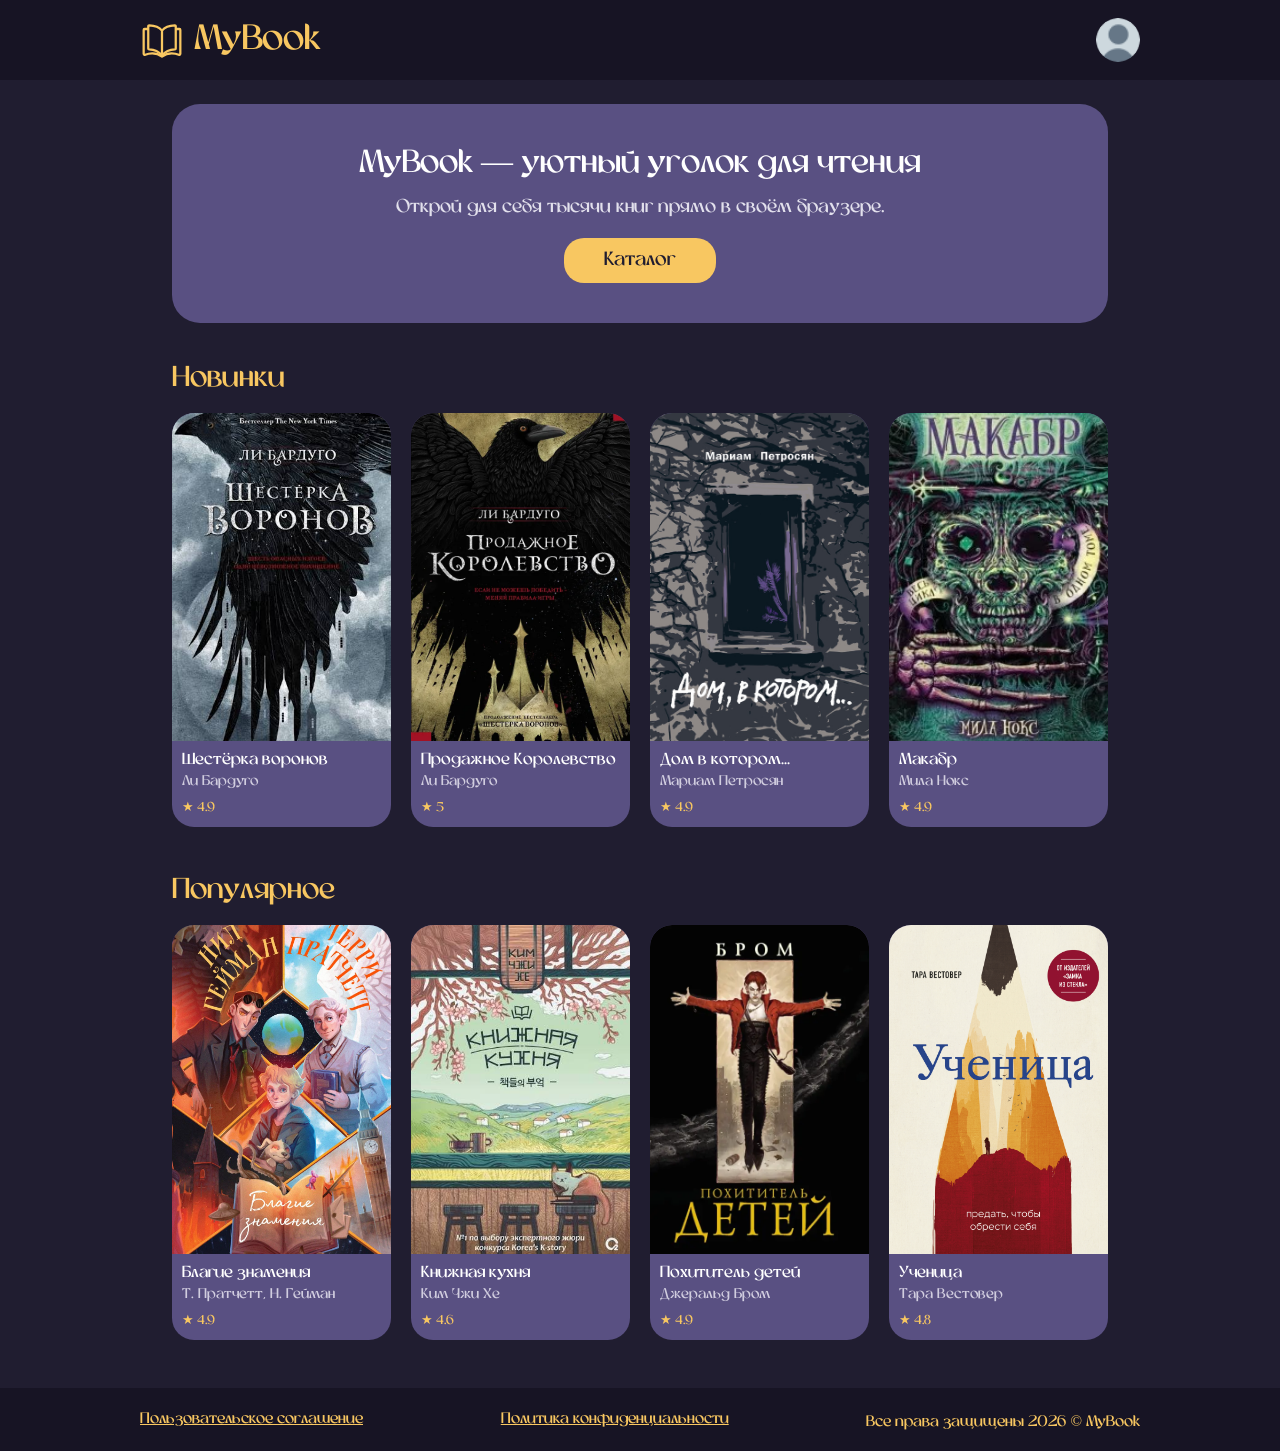
<file: index.html>
<!DOCTYPE html>
<html lang="ru">
<head>
    <meta charset="UTF-8">
    <meta name="viewport" content="width=device-width, initial-scale=1.0">
    <title>MyBook — Главная</title>
    <link rel="stylesheet" href="styles/index-style.css">
</head>
<body>
    <header>
        <div class="header-content">
            <div class="logo">
                <img src="assets/images/logo.svg" alt="Логотип">
                <h1>MyBook</h1>
            </div>
            <a href="pages/sign-in.html" class="profile-icon">
                <img src="assets/images/user.png" alt="Профиль">
            </a>
        </div>
    </header>

    <main>
        <section class="banner">
            <h2>MyBook — уютный уголок для чтения</h2>
            <p>Открой для себя тысячи книг прямо в своём браузере.</p>
            <a href="pages/catalog.html" class="btn-catalog">Каталог</a>
        </section>

        <section class="slider-section">
            <h2>Новинки</h2>
            <div class="slider-wrapper">
                <div class="cards-container" id="newSlider">
                    <div class="book-card">
                        <img src="assets/images/book1.jpg" alt="Обложка" class="book-cover">
                        <div class="book-info">
                            <p class="book-title">Шестёрка воронов</p>
                            <p class="book-author">Ли Бардуго</p>
                            <p class="book-rating">★ 4.9</p>
                        </div>
                    </div>
                    <div class="book-card">
                        <img src="assets/images/book2.webp" alt="Обложка" class="book-cover">
                        <div class="book-info">
                            <p class="book-title">Продажное Королевство</p>
                            <p class="book-author">Ли Бардуго</p>
                            <p class="book-rating">★ 5</p>
                        </div>
                    </div>
                    <div class="book-card">
                        <img src="assets/images/book3.jpg" alt="Обложка" class="book-cover">
                        <div class="book-info">
                            <p class="book-title">Дом в котором...</p>
                            <p class="book-author">Мариам Петросян</p>
                            <p class="book-rating">★ 4.9</p>
                        </div>
                    </div>
                    <div class="book-card">
                        <img src="assets/images/book4.webp" alt="Обложка" class="book-cover">
                        <div class="book-info">
                            <p class="book-title">Макабр</p>
                            <p class="book-author">Мила Нокс</p>
                            <p class="book-rating">★ 4.9</p>
                        </div>
                    </div>
                </div>
                <button class="slider-btn" onclick="scrollSlider('newSlider', 160)" aria-label="Вперед">
                    <img src="assets/images/next.svg" alt="Стрелка вправо">
                </button>
            </div>
        </section>

        <section class="slider-section">
            <h2>Популярное</h2>
            <div class="slider-wrapper">
                <div class="cards-container" id="popSlider">
                    <div class="book-card">
                        <img src="assets/images/book5.jpg" alt="Обложка" class="book-cover">
                        <div class="book-info">
                            <p class="book-title">Благие знамения</p>
                            <p class="book-author">Т. Пратчетт, Н. Гейман</p>
                            <p class="book-rating">★ 4.9</p>
                        </div>
                    </div>
                    <div class="book-card">
                        <img src="assets/images/book6.jpg" alt="Обложка" class="book-cover">
                        <div class="book-info">
                            <p class="book-title">Книжная кухня</p>
                            <p class="book-author">Ким Чжи Хе</p>
                            <p class="book-rating">★ 4.6</p>
                        </div>
                    </div>
                    <div class="book-card">
                        <img src="assets/images/book7.webp" alt="Обложка" class="book-cover">
                        <div class="book-info">
                            <p class="book-title">Похититель детей</p>
                            <p class="book-author">Джеральд Бром</p>
                            <p class="book-rating">★ 4.9</p>
                        </div>
                    </div>
                    <div class="book-card">
                        <img src="assets/images/book8.jpg" alt="Обложка" class="book-cover">
                        <div class="book-info">
                            <p class="book-title">Ученица</p>
                            <p class="book-author">Тара Вестовер</p>
                            <p class="book-rating">★ 4.8</p>
                        </div>
                    </div>
                </div>
                <button class="slider-btn" onclick="scrollSlider('popSlider', 160)" aria-label="Вперед">
                    <img src="assets/images/next.svg" alt="Стрелка вправо">
                </button>
            </div>
        </section>
    </main>

    <footer>
        <div class="footer-content">
            <a href="#">Пользовательское соглашение</a>
            <a href="#">Политика конфиденциальности</a>
            <p>Все права защищены 2026 © MyBook</p>
        </div>
    </footer>

    <script>
        function scrollSlider(sliderId, distance) {
            const slider = document.getElementById(sliderId);
            slider.scrollBy({
                left: distance,
                behavior: 'smooth'
            });
        }
    </script>
</body>
</html>
</file>
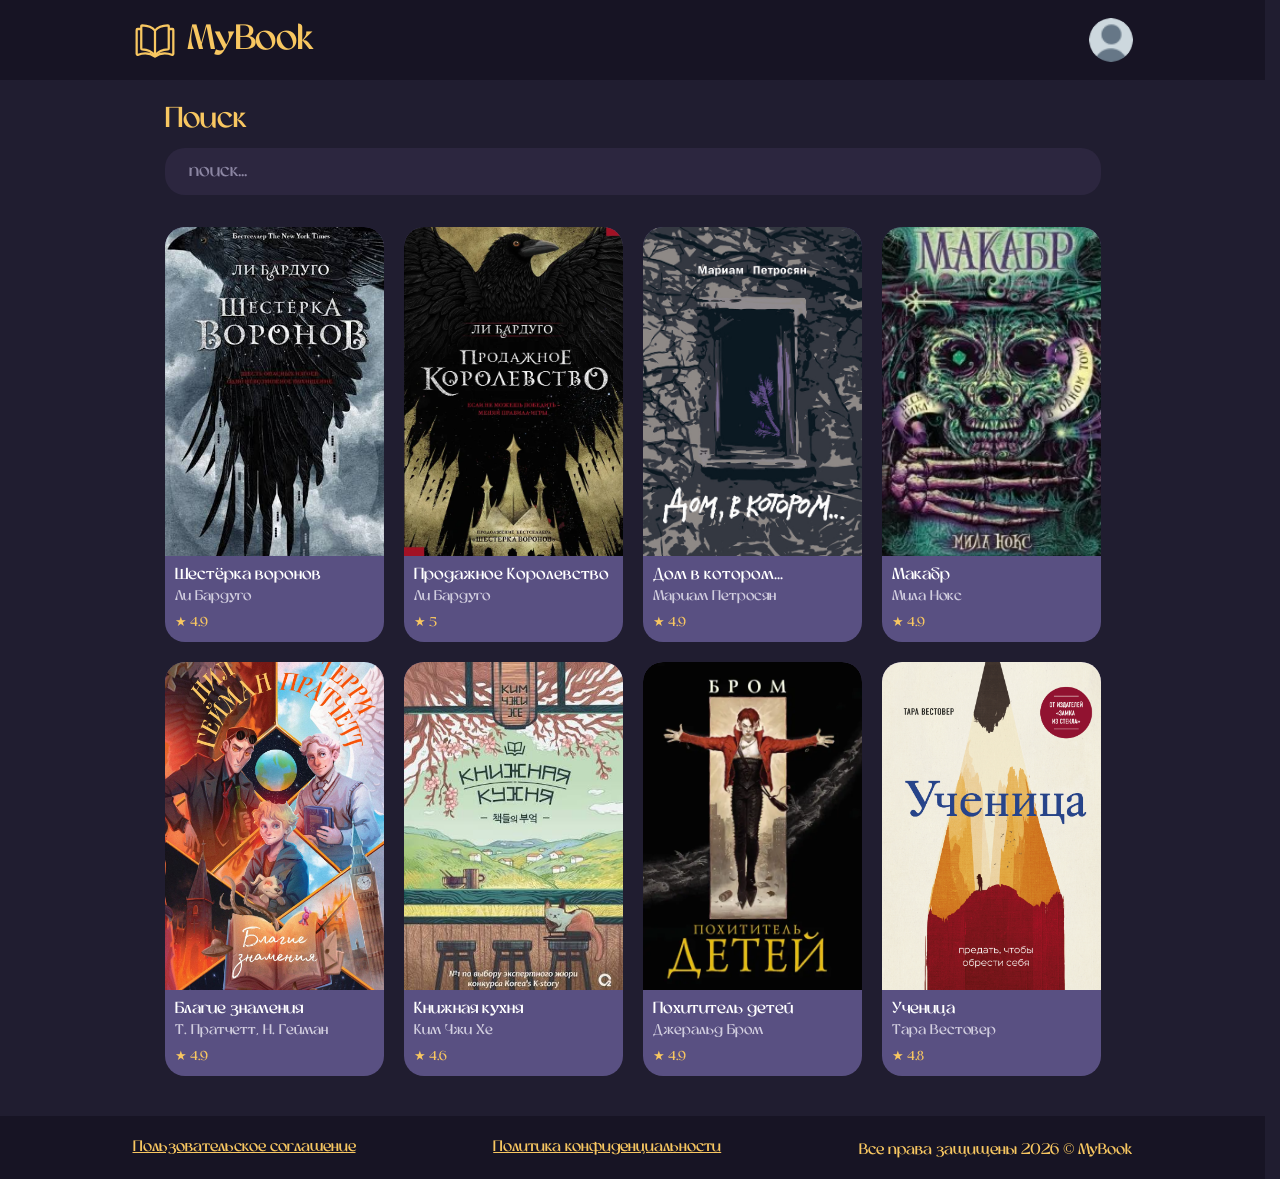
<file: pages/catalog.html>
<!DOCTYPE html>
<html lang="ru">

<head>
    <meta charset="UTF-8">
    <meta name="viewport" content="width=device-width, initial-scale=1.0">
    <title>MyBook — Каталог</title>
    <link rel="stylesheet" href="../styles/catalog-styles.css">
</head>

<body>
    <header>
        <div class="header-content">
            <a href="../index.html" class="logo">
                <img src="../assets/images/logo.svg" alt="Логотип">
                <h1>MyBook</h1>
            </a>
            <a href="../pages/sign-in.html" class="profile-icon">
                <img src="../assets/images/user.png" alt="Профиль">
            </a>
        </div>
    </header>

    <main>
        <section class="search-section">
            <h2>Поиск</h2>
            <input type="text" id="searchInput" placeholder="поиск...">
        </section>

        <section class="catalog-section">
            <div class="catalog-grid" id="catalogGrid">
                <div class="book-card">
                    <img src="../assets/images/book1.jpg" alt="Обложка" class="book-cover">
                    <div class="book-info">
                        <p class="book-title">Шестёрка воронов</p>
                        <p class="book-author">Ли Бардуго</p>
                        <p class="book-rating">★ 4.9</p>
                    </div>
                </div>
                <div class="book-card">
                    <img src="../assets/images/book2.webp" alt="Обложка" class="book-cover">
                    <div class="book-info">
                        <p class="book-title">Продажное Королевство</p>
                        <p class="book-author">Ли Бардуго</p>
                        <p class="book-rating">★ 5</p>
                    </div>
                </div>
                <div class="book-card">
                    <img src="../assets/images/book3.jpg" alt="Обложка" class="book-cover">
                    <div class="book-info">
                        <p class="book-title">Дом в котором...</p>
                        <p class="book-author">Мариам Петросян</p>
                        <p class="book-rating">★ 4.9</p>
                    </div>
                </div>
                <div class="book-card">
                    <img src="../assets/images/book4.webp" alt="Обложка" class="book-cover">
                    <div class="book-info">
                        <p class="book-title">Макабр</p>
                        <p class="book-author">Мила Нокс</p>
                        <p class="book-rating">★ 4.9</p>
                    </div>
                </div>
                <div class="book-card">
                    <img src="../assets/images/book5.jpg" alt="Обложка" class="book-cover">
                    <div class="book-info">
                        <p class="book-title">Благие знамения</p>
                        <p class="book-author">Т. Пратчетт, Н. Гейман</p>
                        <p class="book-rating">★ 4.9</p>
                    </div>
                </div>
                <div class="book-card">
                    <img src="../assets/images/book6.jpg" alt="Обложка" class="book-cover">
                    <div class="book-info">
                        <p class="book-title">Книжная кухня</p>
                        <p class="book-author">Ким Чжи Хе</p>
                        <p class="book-rating">★ 4.6</p>
                    </div>
                </div>
                <div class="book-card">
                    <img src="../assets/images/book7.webp" alt="Обложка" class="book-cover">
                    <div class="book-info">
                        <p class="book-title">Похититель детей</p>
                        <p class="book-author">Джеральд Бром</p>
                        <p class="book-rating">★ 4.9</p>
                    </div>
                </div>
                <div class="book-card">
                    <img src="../assets/images/book8.jpg" alt="Обложка" class="book-cover">
                    <div class="book-info">
                        <p class="book-title">Ученица</p>
                        <p class="book-author">Тара Вестовер</p>
                        <p class="book-rating">★ 4.8</p>
                    </div>
                </div>
            </div>
            <p id="noResults" class="no-results">Ничего не найдено</p>
        </section>
    </main>

    <footer>
        <div class="footer-content">
            <a href="#">Пользовательское соглашение</a>
            <a href="#">Политика конфиденциальности</a>
            <p>Все права защищены 2026 © MyBook</p>
        </div>
    </footer>

    <script>
        const searchInput = document.getElementById('searchInput');
        const bookCards = document.querySelectorAll('.book-card');
        const noResults = document.getElementById('noResults');

        searchInput.addEventListener('input', function () {
            const query = searchInput.value.toLowerCase().trim();
            let foundCount = 0;

            bookCards.forEach(function (card) {
                const title = card.querySelector('.book-title').textContent.toLowerCase();
                const author = card.querySelector('.book-author').textContent.toLowerCase();

                if (title.includes(query) || author.includes(query)) {
                    card.style.display = 'flex';
                    foundCount++;
                } else {
                    card.style.display = 'none';
                }
            });

            if (foundCount === 0) {
                noResults.style.display = 'block';
            } else {
                noResults.style.display = 'none';
            }
        });
    </script>
</body>

</html>
</file>
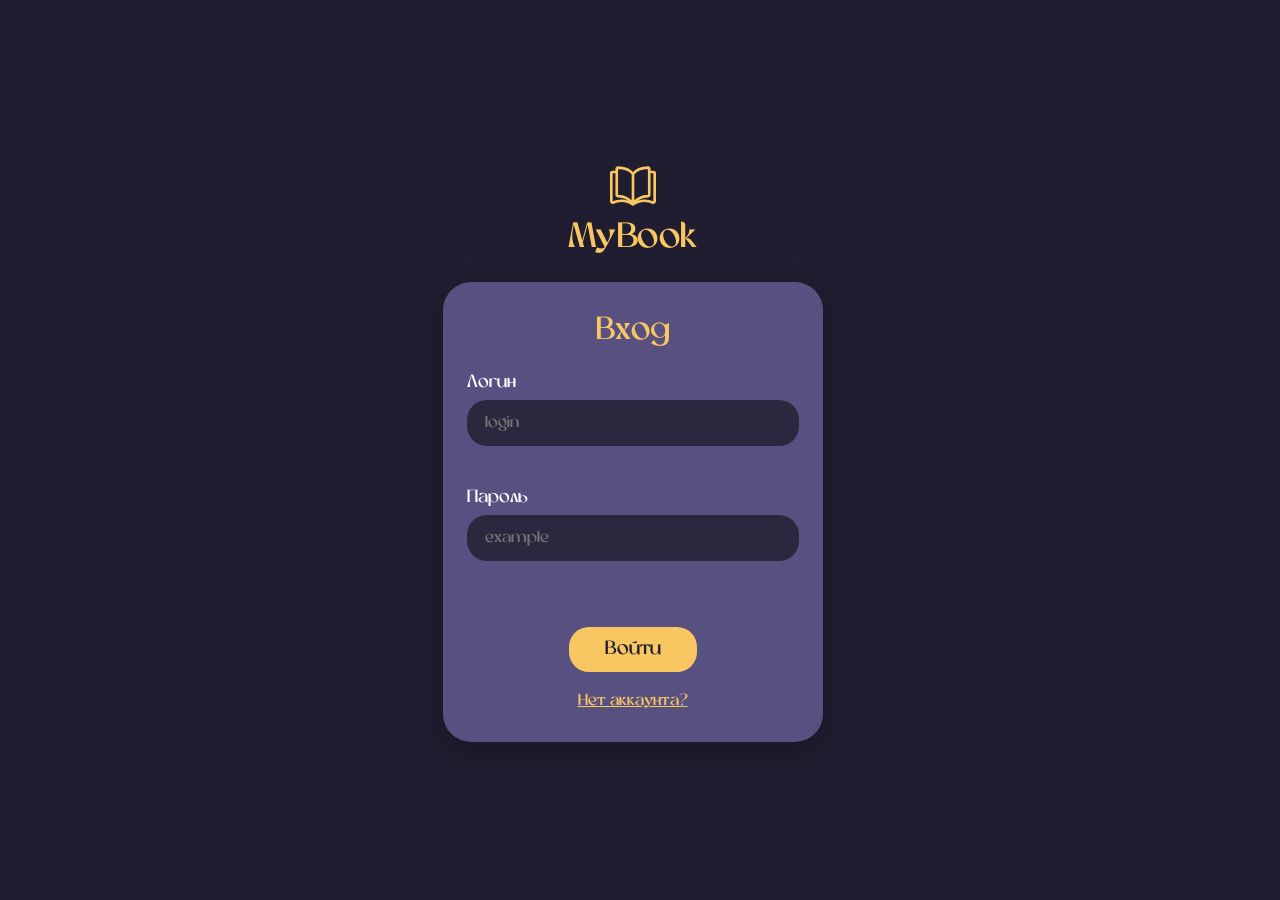
<file: pages/sign-in.html>
<!DOCTYPE html>
<html lang="ru">
<head>
    <meta charset="UTF-8">
    <meta name="viewport" content="width=device-width, initial-scale=1.0">
    <title>Вход</title>
    <link rel="stylesheet" href="../styles/sign-in-styles.css">
</head>
<body>
    <header>
        <img src="../assets/images/logo.svg" alt="Логотип">
        <h1>MyBook</h1>
    </header>
    <main>
        <form id="autorForm" novalidate>
            <legend>Вход</legend>

            <label>Логин
                <input id="login" type="text" placeholder="login">
                <span class="error-message" id="loginError"></span>
            </label>

            <label>Пароль
                <input id="password" type="password" placeholder="example">
                <span class="error-message" id="passwordError"></span>
            </label>

            <button type="submit" id="but">Войти</button>
            <a href="sign-up.html">Нет аккаунта?</a>
        </form>
    </main>

    <script>
        const form = document.getElementById('autorForm');
        const loginInput = document.getElementById('login');
        const passwordInput = document.getElementById('password');

        form.addEventListener('submit', function (event) {
            event.preventDefault();

            document.getElementById('loginError').textContent = '';
            document.getElementById('passwordError').textContent = '';

            let hasErrors = false;

            if (loginInput.value.trim() === '') {
                document.getElementById('loginError').textContent = 'Заполните поле логин';
                hasErrors = true;
            }

            if (passwordInput.value === '') {
                document.getElementById('passwordError').textContent = 'Заполните пароль';
                hasErrors = true;
            } else if (passwordInput.value.length < 8) {
                document.getElementById('passwordError').textContent = 'Пароль должен содержать минимум 8 символов';
                hasErrors = true;
            }

            if (hasErrors) {
                return;
            }

            alert('Вход успешен!');
            window.location.href = '../index.html';
        });
    </script>
</body>
</html>
</file>
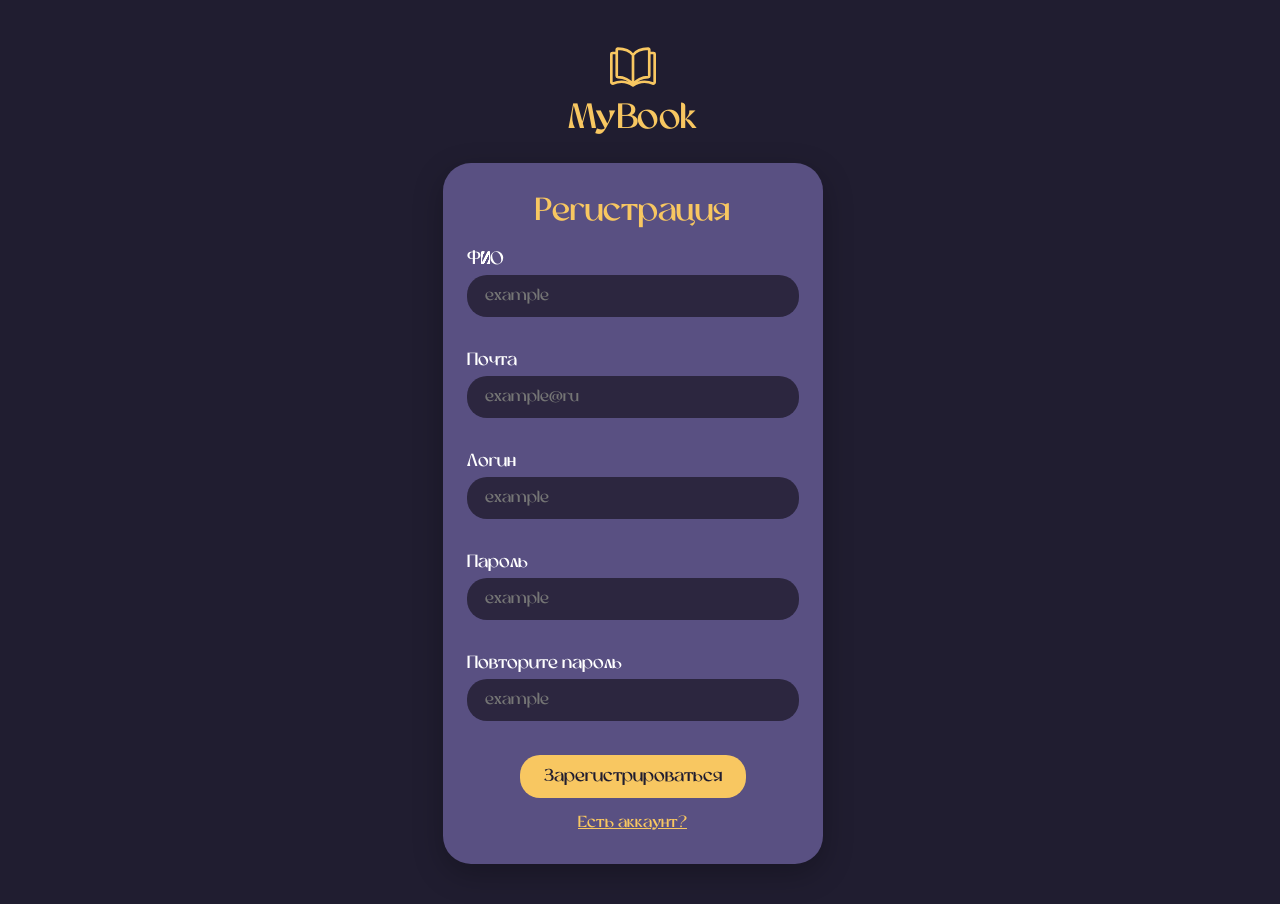
<file: pages/sign-up.html>
<!DOCTYPE html>
<html lang="ru">
<head>
    <meta charset="UTF-8">
    <meta name="viewport" content="width=device-width, initial-scale=1.0">
    <title>Регистрация</title>
    <link rel="stylesheet" href="../styles/sign-up-styles.css">
</head>
<body>
    <header>
        <img src="../assets/images/logo.svg" alt="Логотип">
        <h1>MyBook</h1>
    </header>
    <main>
        <form id="registerForm" novalidate>
            <legend>Регистрация</legend>

            <label>ФИО
                <input id="fullName" type="text" placeholder="example">
                <span class="error-message" id="fullNameError"></span>
            </label>

            <label>Почта
                <input id="email" type="email" placeholder="example@ru">
                <span class="error-message" id="emailError"></span>
            </label>

            <label>Логин
                <input id="login" type="text" placeholder="example">
                <span class="error-message" id="loginError"></span>
            </label>

            <label>Пароль
                <input id="password" type="password" placeholder="example">
                <span class="error-message" id="passwordError"></span>
            </label>

            <label>Повторите пароль
                <input id="confirmPassword" type="password" placeholder="example">
                <span class="error-message" id="confirmPasswordError"></span>
            </label>

            <button type="submit" id="but">Зарегистрироваться</button>
            <a href="sign-in.html">Есть аккаунт?</a>
        </form>
    </main>

    <script>
        const form = document.getElementById('registerForm');
        const fullNameInput = document.getElementById('fullName');
        const emailInput = document.getElementById('email');
        const loginInput = document.getElementById('login');
        const passwordInput = document.getElementById('password');
        const confirmPasswordInput = document.getElementById('confirmPassword');

        form.addEventListener('submit', function (event) {
            event.preventDefault();

            document.getElementById('fullNameError').textContent = '';
            document.getElementById('emailError').textContent = '';
            document.getElementById('loginError').textContent = '';
            document.getElementById('passwordError').textContent = '';
            document.getElementById('confirmPasswordError').textContent = '';

            let hasErrors = false;

            if (fullNameInput.value.trim() === '') {
                document.getElementById('fullNameError').textContent = 'Заполните ФИО';
                hasErrors = true;
            }

            if (loginInput.value.trim() === '') {
                document.getElementById('loginError').textContent = 'Заполните логин';
                hasErrors = true;
            }

            if (emailInput.value.trim() === '') {
                document.getElementById('emailError').textContent = 'Заполните почту';
                hasErrors = true;
            } else if (!emailInput.value.includes('@') || !emailInput.value.includes('.')) {
               
                document.getElementById('emailError').textContent = 'Введите корректную почту (например, example@mail.ru)';
                hasErrors = true;
            }

            if (passwordInput.value === '') {
                document.getElementById('passwordError').textContent = 'Заполните пароль';
                hasErrors = true;
            } else if (passwordInput.value.length < 8) {
               
                document.getElementById('passwordError').textContent = 'Пароль должен содержать минимум 8 символов';
                hasErrors = true;
            }

            if (confirmPasswordInput.value === '') {
                document.getElementById('confirmPasswordError').textContent = 'Повторите пароль';
                hasErrors = true;
            } else if (passwordInput.value !== confirmPasswordInput.value) {
                
                document.getElementById('confirmPasswordError').textContent = 'Пароли не совпадают';
                hasErrors = true;
            }

           
            if (hasErrors) {
                return;
            }

          
            alert('Регистрация прошла успешно!');
            window.location.href = '../index.html';
        });
    </script>
</body>
</html>
</file>
<file: styles/index-style.css>
@font-face {
    font-family: "Eugusto";
    src: url(../assets/fonts/EugustoFreePersonalUse-Regular.otf);
}

* {
    box-sizing: border-box;
    margin: 0;
    padding: 0;
}

body {
    background-color: #201D30;
    font-family: "Eugusto", serif, sans-serif;
    color: #FFFFFF;
    min-height: 100vh;
    display: flex;
    flex-direction: column;
    align-items: center;
}

header {
    width: 100%;
    background-color: #171424;
    display: flex;
    justify-content: center;
    padding: 14px 16px;
    margin-bottom: 24px;
}

.header-content {
    width: 100%;
    max-width: 1000px;
    display: flex;
    align-items: center;
    justify-content: space-between;
}

.logo {
    display: flex;
    align-items: center;
    gap: 10px;
}

.logo img {
    width: 36px;
    height: auto;
}

h1 {
    color: #F8C761;
    font-size: 1.8rem;
    font-weight: normal;
}

.profile-icon img {
    width: 38px;
    height: 38px;
    border-radius: 50%;
    display: block;
}

main {
    width: 100%;
    max-width: 1000px;
    padding: 0 16px;
    display: flex;
    flex-direction: column;
    gap: 28px;
    flex: 1;
}

.banner {
    background-color: #595082;
    border-radius: 24px;
    padding: 24px 20px;
    text-align: center;
    display: flex;
    flex-direction: column;
    align-items: center;
    width: 100%;
}

.banner h2 {
    color: #FFFFFF;
    font-size: 1.3rem;
    font-weight: normal;
    margin-bottom: 10px;
    line-height: 1.3;
}

.banner p {
    font-size: 0.95rem;
    color: #E2E0EC;
    margin-bottom: 18px;
    line-height: 1.3;
}

.btn-catalog {
    background-color: #F8C761;
    color: #201D30;
    text-decoration: none;
    padding: 10px 32px;
    border-radius: 20px;
    font-size: 1.1rem;
    display: inline-block;
}

.slider-section {
    width: 100%;
}

.slider-section h2 {
    color: #F8C761;
    font-weight: normal;
    font-size: 1.5rem;
    margin-bottom: 14px;
}

.slider-wrapper {
    position: relative;
    display: flex;
    align-items: center;
    width: 100%;
}

.cards-container {
    display: flex;
    gap: 16px;
    overflow-x: auto;
    scroll-behavior: smooth;
    padding-bottom: 8px;
    width: 100%;
    scrollbar-width: none;
}

.cards-container::-webkit-scrollbar {
    display: none;
}

.book-card {
    flex: 0 0 135px;
    background-color: #595082;
    border-radius: 20px;
    overflow: hidden;
    display: flex;
    flex-direction: column;
    height: auto;
}

.book-cover {
    width: 100%;
    aspect-ratio: 2 / 3;
    object-fit: cover;
    background-color: #2C263F;
}

.book-info {
    padding: 10px 10px 12px;
    display: flex;
    flex-direction: column;
    gap: 4px;
    flex: 1;
}

.book-title {
    font-size: 0.9rem;
    color: #FFFFFF;
    white-space: normal;
    word-break: break-word;
    line-height: 1.2;
}

.book-author {
    font-size: 0.8rem;
    color: #D1CDDF;
    white-space: normal;
    word-break: break-word;
    line-height: 1.2;
}

.book-rating {
    font-size: 0.8rem;
    color: #F8C761;
    margin-top: auto;
    padding-top: 4px;
}

.slider-btn {
    position: absolute;
    right: -10px;
    background-color: #595082;
    border: 2px solid #201D30;
    width: 36px;
    height: 36px;
    border-radius: 50%;
    cursor: pointer;
    display: flex;
    align-items: center;
    justify-content: center;
    box-shadow: 0 4px 10px rgba(0, 0, 0, 0.3);
    z-index: 2;
    padding: 0;
}

.slider-btn img {
    width: 18px;
    height: 18px;
    display: block;
}

footer {
    width: 100%;
    background-color: #171424;
    display: flex;
    justify-content: center;
    padding: 20px 16px;
    margin-top: 40px;
}

.footer-content {
    width: 100%;
    max-width: 1000px;
    display: flex;
    flex-direction: column;
    align-items: center;
    gap: 8px;
    text-align: center;
}

footer a {
    color: #F8C761;
    text-decoration: underline;
    font-size: 0.85rem;
}

footer p {
    color: #F8C761;
    font-size: 0.85rem;
    margin-top: 4px;
}

@media (min-width: 768px) {
    header {
        padding: 18px 32px;
    }

    .logo img {
        width: 44px;
    }

    h1 {
        font-size: 2.2rem;
    }

    .profile-icon img {
        width: 44px;
        height: 44px;
    }

    main {
        gap: 40px;
        padding: 0 32px;
    }

    .banner {
        padding: 40px 30px;
        border-radius: 28px;
    }

    .banner h2 {
        font-size: 2rem;
    }

    .banner p {
        font-size: 1.15rem;
    }

    .btn-catalog {
        padding: 12px 40px;
        font-size: 1.2rem;
    }

    .slider-section h2 {
        font-size: 1.8rem;
        margin-bottom: 18px;
    }

    .cards-container {
        gap: 20px;
    }

    .book-card {
        flex: 0 0 calc(25% - 15px);
        border-radius: 22px;
    }

    .book-title {
        font-size: 1rem;
    }

    .book-author {
        font-size: 0.88rem;
    }

    .slider-btn {
        display: none;
    }

    .footer-content {
        flex-direction: row;
        justify-content: space-between;
    }

    footer a, footer p {
        font-size: 0.95rem;
    }
}
</file>
<file: styles/catalog-styles.css>
@font-face {
    font-family: "Eugusto";
    src: url(../assets/fonts/EugustoFreePersonalUse-Regular.otf);
}

* {
    box-sizing: border-box;
    margin: 0;
    padding: 0;
}

html {
    scrollbar-gutter: stable;
}

.catalog-section {
    width: 100%;
    min-height: 450px;
}

body {
    background-color: #201D30;
    font-family: "Eugusto", serif, sans-serif;
    color: #FFFFFF;
    min-height: 100vh;
    display: flex;
    flex-direction: column;
    align-items: center;
}

header {
    width: 100%;
    background-color: #171424;
    display: flex;
    justify-content: center;
    padding: 14px 16px;
    margin-bottom: 24px;
}

.header-content {
    width: 100%;
    max-width: 1000px;
    display: flex;
    align-items: center;
    justify-content: space-between;
}

.logo {
    display: flex;
    align-items: center;
    gap: 10px;
    text-decoration: none;
}

.logo img {
    width: 36px;
    height: auto;
}

h1 {
    color: #F8C761;
    font-size: 1.8rem;
    font-weight: normal;
}

.profile-icon img {
    width: 38px;
    height: 38px;
    border-radius: 50%;
    display: block;
}

main {
    width: 100%;
    max-width: 1000px;
    padding: 0 16px;
    display: flex;
    flex-direction: column;
    gap: 24px;
    flex: 1;
}

.search-section {
    width: 100%;
    display: flex;
    flex-direction: column;
    gap: 12px;
}

.search-section h2 {
    color: #F8C761;
    font-weight: normal;
    font-size: 1.6rem;
}

#searchInput {
    background-color: #2C263F;
    border: none;
    border-radius: 20px;
    padding: 12px 20px;
    color: #FFFFFF;
    font-family: inherit;
    font-size: 1rem;
    outline: none;
    width: 100%;
    transition: box-shadow 0.2s ease;
}

#searchInput:focus {
    box-shadow: 0 0 0 2px #F8C761;
}

#searchInput::placeholder {
    color: #8C86A3;
}

.catalog-section {
    width: 100%;
}

.catalog-grid {
    display: grid;
    grid-template-columns: repeat(2, 1fr);
    gap: 16px;
    width: 100%;
}

.book-card {
    background-color: #595082;
    border-radius: 20px;
    overflow: hidden;
    display: flex;
    flex-direction: column;
    height: 100%;
}

.book-cover {
    width: 100%;
    aspect-ratio: 2 / 3;
    object-fit: cover;
    background-color: #2C263F;
}

.book-info {
    padding: 10px 10px 12px;
    display: flex;
    flex-direction: column;
    gap: 4px;
    flex: 1;
}

.book-title {
    font-size: 0.9rem;
    color: #FFFFFF;
    white-space: normal;
    word-break: break-word;
    line-height: 1.2;
}

.book-author {
    font-size: 0.8rem;
    color: #D1CDDF;
    white-space: normal;
    word-break: break-word;
    line-height: 1.2;
}

.book-rating {
    font-size: 0.8rem;
    color: #F8C761;
    margin-top: auto;
    padding-top: 4px;
}

.no-results {
    display: none;
    color: #8C86A3;
    text-align: center;
    font-size: 1.1rem;
    margin-top: 30px;
}

footer {
    width: 100%;
    background-color: #171424;
    display: flex;
    justify-content: center;
    padding: 20px 16px;
    margin-top: 40px;
}

.footer-content {
    width: 100%;
    max-width: 1000px;
    display: flex;
    flex-direction: column;
    align-items: center;
    gap: 8px;
    text-align: center;
}

footer a {
    color: #F8C761;
    text-decoration: underline;
    font-size: 0.85rem;
}

footer p {
    color: #F8C761;
    font-size: 0.85rem;
    margin-top: 4px;
}

@media (min-width: 600px) {
    .catalog-grid {
        grid-template-columns: repeat(3, 1fr);
        gap: 20px;
    }
}

@media (min-width: 768px) {
    header {
        padding: 18px 32px;
    }

    .logo img {
        width: 44px;
    }

    h1 {
        font-size: 2.2rem;
    }

    .profile-icon img {
        width: 44px;
        height: 44px;
    }

    main {
        gap: 32px;
        padding: 0 32px;
    }

    .search-section h2 {
        font-size: 1.8rem;
    }

    #searchInput {
        padding: 14px 24px;
        font-size: 1.1rem;
    }

    .catalog-grid {
        grid-template-columns: repeat(4, 1fr);
    }

    .book-title {
        font-size: 1rem;
    }

    .book-author {
        font-size: 0.88rem;
    }

    .footer-content {
        flex-direction: row;
        justify-content: space-between;
    }

    footer a, footer p {
        font-size: 0.95rem;
    }
}
</file>
<file: styles/sign-in-styles.css>
@font-face {
    font-family: "Eugusto";
    src: url(../assets/fonts/EugustoFreePersonalUse-Regular.otf);
}

* {
    box-sizing: border-box;
    margin: 0;
    padding: 0;
}

/* Фиксируем скроллбар, чтобы страница не прыгала влево/вправо */
html {
    scrollbar-gutter: stable;
}

body {
    background-color: #201D30;
    font-family: "Eugusto", serif, sans-serif;
    color: #FFFFFF;
    min-height: 100vh;
    display: flex;
    flex-direction: column;
    align-items: center;
    justify-content: center; /* Центрируем форму строго по вертикали */
    padding: 40px 16px;
}

header {
    display: flex;
    flex-direction: column;
    align-items: center;
    justify-content: center;
    margin-bottom: 24px;
    text-align: center;
}

header img {
    width: 52px;
    height: auto;
    margin-bottom: 8px;
}

h1 {
    color: #F8C761;
    font-weight: normal;
    font-size: 2.2rem;
    letter-spacing: 0.5px;
}

main {
    width: 100%;
    max-width: 380px; /* Фиксированный размер контентного блока */
}

#autorForm {
    background-color: #595082;
    border-radius: 28px;
    padding: 32px 24px;
    display: flex;
    flex-direction: column;
    align-items: center;
    box-shadow: 0 10px 30px rgba(0, 0, 0, 0.25);
    width: 100%;
    min-height: 460px; /* Выравниваем минимальную высоту с формой регистрации */
}

legend {
    color: #F8C761;
    font-size: 2rem;
    text-align: center;
    margin-bottom: 24px;
    font-weight: normal;
}

label {
    display: flex;
    flex-direction: column;
    width: 100%;
    font-size: 1.1rem;
    color: #FFFFFF;
    margin-bottom: 18px;
    gap: 8px;
}

input {
    background-color: #2C263F;
    border: none;
    border-radius: 20px;
    padding: 14px 18px;
    color: #FFFFFF;
    font-family: inherit;
    font-size: 1rem;
    outline: none;
    transition: background-color 0.2s ease, box-shadow 0.2s ease;
}

input:focus {
    box-shadow: 0 0 0 2px #F8C761;
}

#but {
    background-color: #F8C761;
    color: #201D30;
    border: none;
    border-radius: 20px;
    padding: 12px 36px;
    font-family: inherit;
    font-size: 1.2rem;
    cursor: pointer;
    margin-top: auto; /* Прижимает кнопку к низу фиксированной карточки */
    margin-bottom: 20px;
    transition: transform 0.15s ease, background-color 0.2s ease;
}

#but:hover {
    background-color: #e5b44f;
}

a {
    color: #F8C761;
    text-decoration: underline;
    font-size: 1rem;
    transition: opacity 0.2s ease;
}

a:hover {
    opacity: 0.85;
}

.error-message {
    color: #FF8B8B;
    font-size: 0.85rem;
    min-height: 16px;
    padding-left: 10px;
}

@media (max-width: 400px) {
    main {
        max-width: 100%;
    }
}

@media (max-width: 360px) {
    body {
        padding: 20px 10px;
    }

    #autorForm {
        padding: 24px 18px;
        border-radius: 22px;
        min-height: auto;
    }

    h1 {
        font-size: 1.8rem;
    }

    legend {
        font-size: 1.6rem;
        margin-bottom: 18px;
    }

    label {
        font-size: 1rem;
        margin-bottom: 14px;
    }

    input {
        padding: 12px 14px;
        font-size: 0.95rem;
    }

    #but {
        width: 100%;
        padding: 12px 0;
        font-size: 1.1rem;
    }
}
</file>
<file: styles/sign-up-styles.css>
@font-face {
    font-family: "Eugusto";
    src: url(../assets/fonts/EugustoFreePersonalUse-Regular.otf);
}

* {
    box-sizing: border-box;
    margin: 0;
    padding: 0;
}

html {
    scrollbar-gutter: stable;
}

body {
    background-color: #201D30;
    font-family: "Eugusto", serif, sans-serif;
    color: #FFFFFF;
    min-height: 100vh;
    display: flex;
    flex-direction: column;
    align-items: center;
    justify-content: center; /* Центрируем форму строго по вертикали */
    padding: 40px 16px;
}

header {
    display: flex;
    flex-direction: column;
    align-items: center;
    justify-content: center;
    margin-bottom: 24px;
    text-align: center;
}

header img {
    width: 52px;
    height: auto;
    margin-bottom: 8px;
}

h1 {
    color: #F8C761;
    font-weight: normal;
    font-size: 2.2rem;
    letter-spacing: 0.5px;
}

main {
    width: 100%;
    max-width: 380px; /* Фиксированный размер контентного блока */
}

#registerForm {
    background-color: #595082;
    border-radius: 28px;
    padding: 32px 24px;
    display: flex;
    flex-direction: column;
    align-items: center;
    box-shadow: 0 10px 30px rgba(0, 0, 0, 0.25);
    width: 100%;
    min-height: 460px; /* Одинаковая высота с формой входа */
}

legend {
    color: #F8C761;
    font-size: 2rem;
    text-align: center;
    margin-bottom: 20px;
    font-weight: normal;
}

label {
    display: flex;
    flex-direction: column;
    width: 100%;
    font-size: 1.1rem;
    color: #FFFFFF;
    margin-bottom: 12px;
    gap: 6px;
}

input {
    background-color: #2C263F;
    border: none;
    border-radius: 20px;
    padding: 12px 18px;
    color: #FFFFFF;
    font-family: inherit;
    font-size: 1rem;
    outline: none;
    transition: box-shadow 0.2s ease;
}

input:focus {
    box-shadow: 0 0 0 2px #F8C761;
}

.error-message {
    color: #FF8B8B;
    font-size: 0.85rem;
    min-height: 16px;
    padding-left: 10px;
}

#but {
    background-color: #F8C761;
    color: #201D30;
    border: none;
    border-radius: 20px;
    padding: 12px 24px;
    font-family: inherit;
    font-size: 1.1rem;
    cursor: pointer;
    margin-top: auto; /* Прижимает кнопку к низу карточки */
    margin-bottom: 16px;
    transition: transform 0.15s ease, background-color 0.2s ease;
}

#but:hover {
    background-color: #e5b44f;
}

a {
    color: #F8C761;
    text-decoration: underline;
    font-size: 1rem;
    transition: opacity 0.2s ease;
}

a:hover {
    opacity: 0.85;
}

@media (max-width: 400px) {
    main {
        max-width: 100%;
    }
}

@media (max-width: 360px) {
    body {
        padding: 20px 10px;
    }

    #registerForm {
        padding: 20px 16px;
        border-radius: 22px;
        min-height: auto;
    }

    h1 {
        font-size: 1.8rem;
    }

    legend {
        font-size: 1.6rem;
        margin-bottom: 16px;
    }

    label {
        font-size: 1rem;
        margin-bottom: 10px;
    }

    input {
        padding: 10px 14px;
        font-size: 0.95rem;
    }

    #but {
        width: 100%;
        padding: 12px 0;
    }
}
</file>
